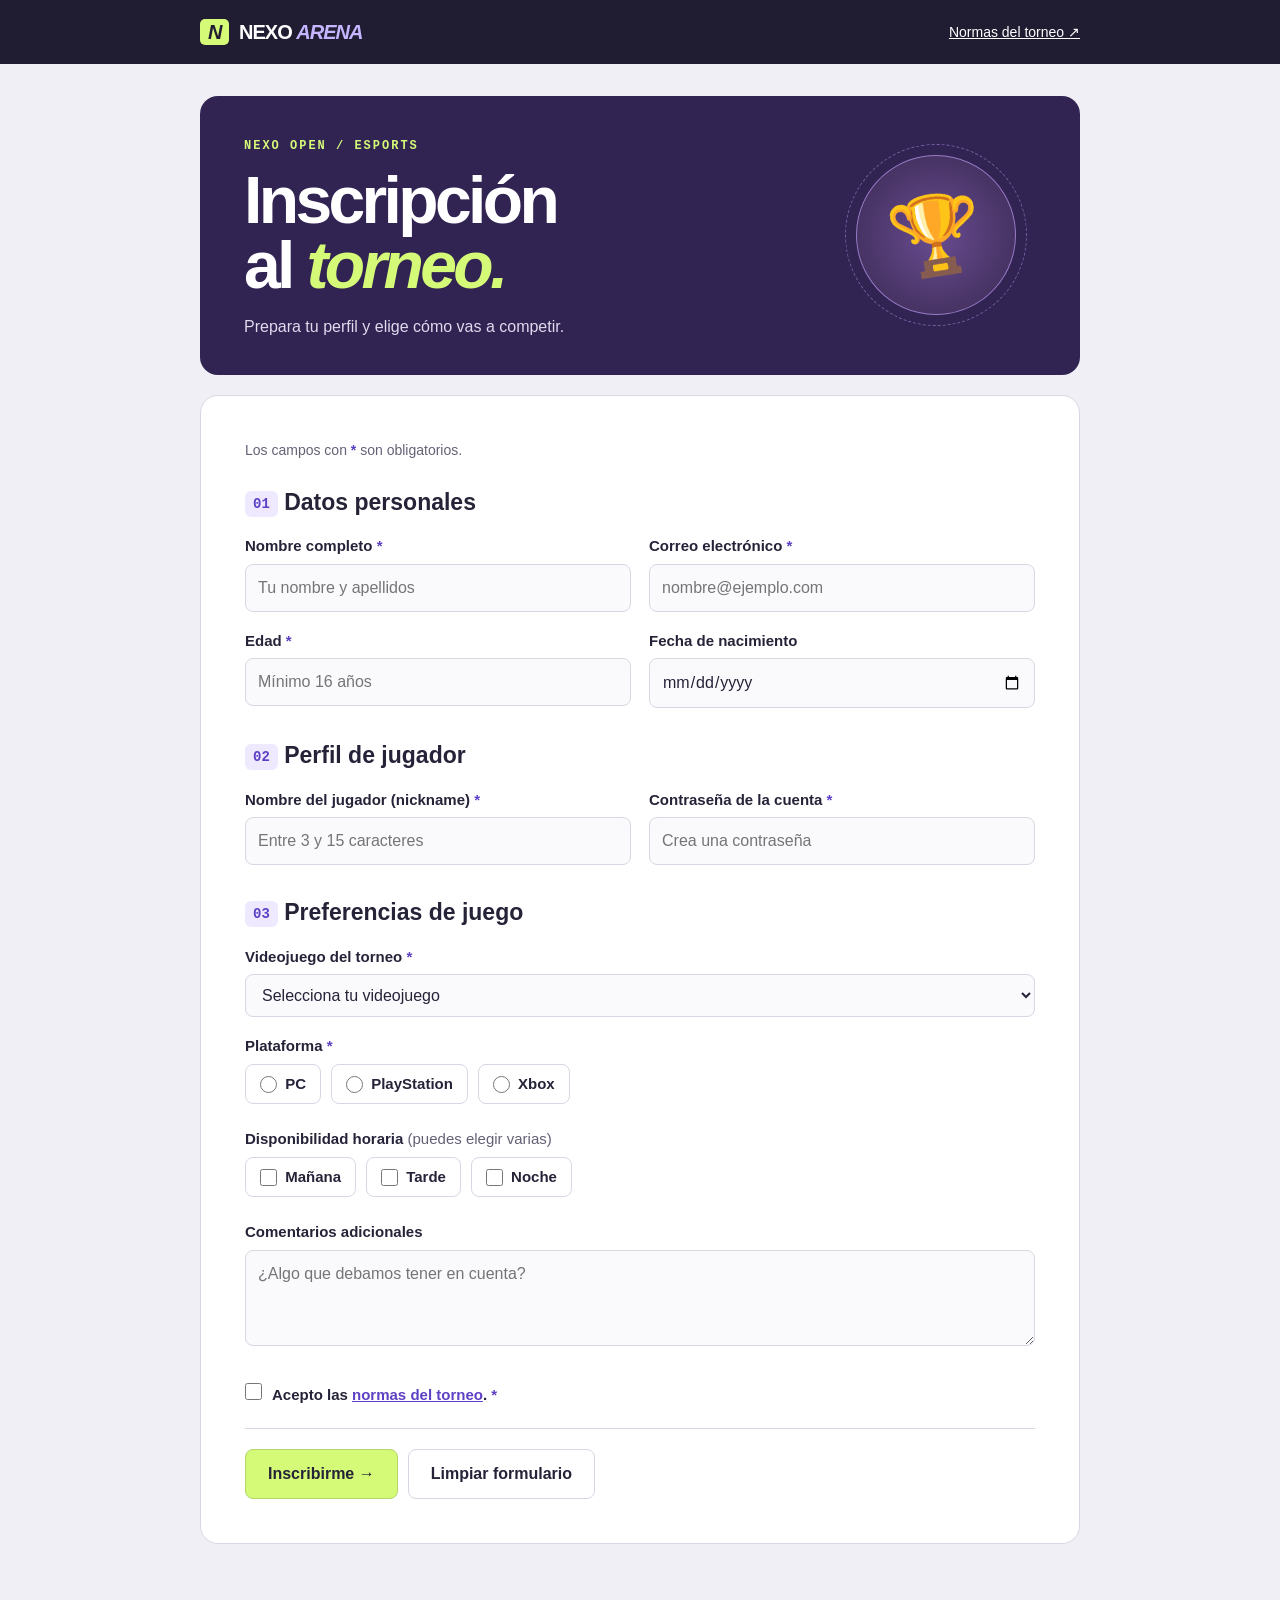
<file: index.html>
<!doctype html>
<html lang="es">
<head>
  <meta charset="utf-8">
  <meta name="viewport" content="width=device-width, initial-scale=1">
  <title>Inscripción al torneo · Nexo Arena</title>
  <link rel="stylesheet" href="estilos.css">
</head>
<body>
<header><nav><a class="brand" href="index.html"><i aria-hidden="true">N</i> NEXO <em>ARENA</em></a><a href="normas.html">Normas del torneo ↗</a></nav></header>
<main>
<section class="hero">
  <div class="hero-copy"><span class="eyebrow">NEXO OPEN / ESPORTS</span><h1>Inscripción<br>al <em>torneo.</em></h1><p>Prepara tu perfil y elige cómo vas a competir.</p></div>
  <div class="arte" aria-hidden="true">🏆</div>
</section>
<dialog open aria-label="Formulario de inscripción">
  <form method="dialog">
    <div class="nota">Los campos con <b>*</b> son obligatorios.</div>
    <fieldset><legend><small>01</small> Datos personales</legend>
      <div class="columnas">
        <div><label for="nombre">Nombre completo <b>*</b></label>
          <input id="nombre" name="nombre" type="text" autocomplete="name" placeholder="Tu nombre y apellidos" required></div>
        <div><label for="correo">Correo electrónico <b>*</b></label>
          <input id="correo" name="correo" type="email" autocomplete="email" placeholder="nombre@ejemplo.com" required></div>
        <div><label for="edad">Edad <b>*</b></label>
          <input id="edad" name="edad" type="number" min="16" step="1" placeholder="Mínimo 16 años" required></div>
        <div><label for="nacimiento">Fecha de nacimiento</label>
          <input id="nacimiento" name="nacimiento" type="date" autocomplete="bday"></div>
      </div>
    </fieldset>
    <fieldset><legend><small>02</small> Perfil de jugador</legend>
      <div class="columnas">
        <div><label for="nickname">Nombre del jugador (nickname) <b>*</b></label>
          <input id="nickname" name="nickname" type="text" minlength="3" maxlength="15" autocomplete="nickname" placeholder="Entre 3 y 15 caracteres" required></div>
        <div><label for="clave">Contraseña de la cuenta <b>*</b></label>
          <input id="clave" name="clave" type="password" autocomplete="new-password" placeholder="Crea una contraseña" required></div>
      </div>
    </fieldset>
    <fieldset><legend><small>03</small> Preferencias de juego</legend>
      <label for="juego">Videojuego del torneo <b>*</b></label>
      <select id="juego" name="juego" required>
        <option value="">Selecciona tu videojuego</option>
        <option>Rocket League</option><option>Fortnite</option><option>Street Fighter 6</option><option>Overwatch 2</option>
      </select>
      <fieldset class="grupo"><legend>Plataforma <b>*</b></legend><div class="opciones">
        <label class="opcion" for="pc"><input type="radio" id="pc" name="plataforma" value="pc" required> PC</label>
        <label class="opcion" for="playstation"><input type="radio" id="playstation" name="plataforma" value="playstation" required> PlayStation</label>
        <label class="opcion" for="xbox"><input type="radio" id="xbox" name="plataforma" value="xbox" required> Xbox</label>
      </div></fieldset>
      <fieldset class="grupo"><legend>Disponibilidad horaria <span>(puedes elegir varias)</span></legend><div class="opciones">
        <label class="opcion" for="manana"><input type="checkbox" id="manana" name="horario" value="manana"> Mañana</label>
        <label class="opcion" for="tarde"><input type="checkbox" id="tarde" name="horario" value="tarde"> Tarde</label>
        <label class="opcion" for="noche"><input type="checkbox" id="noche" name="horario" value="noche"> Noche</label>
      </div></fieldset>
      <label for="comentarios">Comentarios adicionales</label>
      <textarea id="comentarios" name="comentarios" rows="3" placeholder="¿Algo que debamos tener en cuenta?"></textarea>
    </fieldset>
    <p class="aceptacion"><input type="checkbox" id="aceptacion" name="aceptacion" required>
      <label for="aceptacion">Acepto las <a href="normas.html" target="_blank" rel="noopener">normas del torneo</a>. <b>*</b></label></p>
    <div class="acciones"><button type="submit">Inscribirme <span>→</span></button><button type="reset">Limpiar formulario</button></div>
  </form>
</dialog>
<section class="confirmacion" role="status"><h2>Formulario validado</h2><p>Has completado la inscripción de prueba. Los datos se han comprobado en tu navegador.</p><a href="index.html">Nueva inscripción →</a></section>
</main></body></html>
</file>
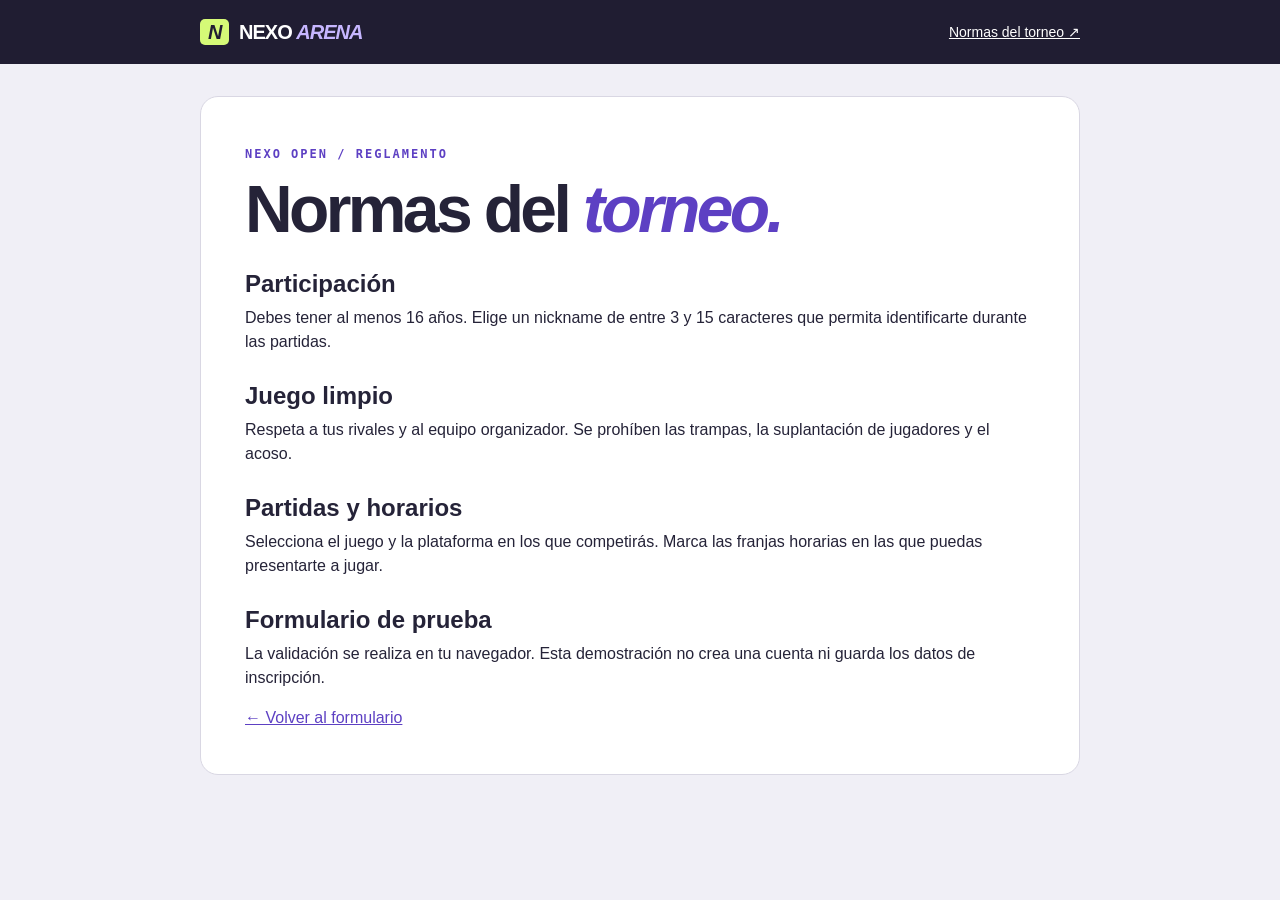
<file: normas.html>
<!doctype html>
<html lang="es">
<head>
  <meta charset="utf-8">
  <meta name="viewport" content="width=device-width, initial-scale=1">
  <title>Normas del torneo · Nexo Arena</title>
  <link rel="stylesheet" href="estilos.css">
</head>
<body>
<header><nav><a class="brand" href="index.html"><i aria-hidden="true">N</i> NEXO <em>ARENA</em></a><a href="normas.html">Normas del torneo ↗</a></nav></header>
<main>
<article><span class="eyebrow">NEXO OPEN / REGLAMENTO</span><h1>Normas del <em>torneo.</em></h1>
<h2>Participación</h2><p>Debes tener al menos 16 años. Elige un nickname de entre 3 y 15 caracteres que permita identificarte durante las partidas.</p>
<h2>Juego limpio</h2><p>Respeta a tus rivales y al equipo organizador. Se prohíben las trampas, la suplantación de jugadores y el acoso.</p>
<h2>Partidas y horarios</h2><p>Selecciona el juego y la plataforma en los que competirás. Marca las franjas horarias en las que puedas presentarte a jugar.</p>
<h2>Formulario de prueba</h2><p>La validación se realiza en tu navegador. Esta demostración no crea una cuenta ni guarda los datos de inscripción.</p>
<a href="index.html">← Volver al formulario</a></article></main></body></html>
</file>
<file: estilos.css>
* { box-sizing: border-box; }
:root {
  --tinta: #252338;
  --violeta: #5d40c3;
  --borde: #d9d7e3;
}
body {
  margin: 0;
  color: var(--tinta);
  background: #f0eff6;
  font: 16px/1.5 "Segoe UI", Arial, sans-serif;
}
header { background: #201d32; }
nav, main { width: min(880px, 92%); margin: auto; }
nav { min-height: 64px; display: flex; align-items: center; justify-content: space-between; gap: 12px; }
nav a { color: white; font-size: 14px; }
.brand { font-size: 20px; font-weight: 900; text-decoration: none; letter-spacing: -1px; }
.brand i { background: #d5fa77; color: #201d32; padding: 2px 8px; margin-right: 5px; border-radius: 5px; }
.brand em { color: #c6b6ff; }
main { margin: 32px auto 60px; }
.hero {
  background: #312453;
  color: white;
  border-radius: 18px;
  display: flex;
  align-items: center;
  justify-content: space-between;
  padding: 36px 44px;
  overflow: hidden;
}
.eyebrow { font: bold 12px/1.5 Consolas, monospace; letter-spacing: 2px; color: #d5fa77; }
h1 { margin: 12px 0; font-size: clamp(40px, 6vw, 66px); line-height: .99; letter-spacing: -.055em; }
h1 em { color: #d5fa77; }
.hero p { color: #e0daed; margin-bottom: 0; }
.arte {
  display: grid;
  place-items: center;
  flex-shrink: 0;
  width: 160px;
  height: 160px;
  margin: 0 20px;
  border: 1px solid #997ac5;
  outline: 1px dashed #785c9f;
  outline-offset: 10px;
  border-radius: 50%;
  background: radial-gradient(circle, #694c91, #382850);
  font-size: 76px;
  transform: rotate(-9deg);
}
dialog, article, .confirmacion {
  position: static;
  width: 100%;
  max-width: none;
  margin: 20px auto;
  padding: clamp(22px, 5vw, 44px);
  border: 1px solid var(--borde);
  border-radius: 18px;
  background: white;
  color: var(--tinta);
}
.nota { color: #666176; font-size: 14px; margin-bottom: 24px; }
b, a { color: var(--violeta); }
fieldset { min-width: 0; padding: 0; margin: 0 0 30px; border: 0; }
legend { padding: 0; margin-bottom: 16px; font-size: 23px; font-weight: 700; }
legend small { color: var(--violeta); background: #eee9ff; padding: 5px 8px; border-radius: 6px; font: bold 14px Consolas, monospace; vertical-align: middle; }
.columnas { display: grid; grid-template-columns: repeat(2, minmax(0, 1fr)); gap: 18px; }
label, .grupo legend { display: block; font-size: 15px; font-weight: 600; margin-bottom: 6px; }
input, select, textarea, button { font: inherit; }
input, select, textarea {
  width: 100%;
  padding: 11px 12px;
  border: 1px solid var(--borde);
  border-radius: 8px;
  color: var(--tinta);
  background: #faf9fc;
}
textarea { resize: vertical; }
:focus-visible { outline: 3px solid #926fe3; outline-offset: 2px; }
.grupo { margin: 18px 0; }
.grupo span { color: #646075; font-weight: normal; }
.opciones, .acciones { display: flex; flex-wrap: wrap; gap: 10px; }
.opcion { border: 1px solid var(--borde); border-radius: 8px; padding: 8px 14px; cursor: pointer; }
.opcion:has(:checked) { background: #eee9ff; border-color: var(--violeta); }
input[type="checkbox"], input[type="radio"] { width: 17px; height: 17px; margin: 0 4px 0 0; accent-color: var(--violeta); vertical-align: middle; }
.aceptacion { display: flex; align-items: baseline; gap: 6px; }
.acciones { border-top: 1px solid var(--borde); padding-top: 20px; }
button { cursor: pointer; border: 1px solid var(--borde); border-radius: 8px; padding: 12px 22px; background: white; font-weight: 700; color: var(--tinta); }
button[type="submit"] { background: #d5fa77; border-color: #b4d66a; }
button:hover { background: #eee9ff; }
button[type="submit"]:hover { background: #c3ed5e; }
dialog[open] + .confirmacion { display: none; }
article .eyebrow, article h1 em { color: var(--violeta); }
article h2 { margin: 24px 0 4px; }
article p { margin-top: 0; }
@media (max-width: 600px) {
  .columnas { grid-template-columns: 1fr; }
  .hero { padding: 24px; }
  .arte { width: 64px; height: 64px; margin: 0; font-size: 34px; }
  .brand { font-size: 17px; }
  nav a { font-size: 12px; }
}
</file>
